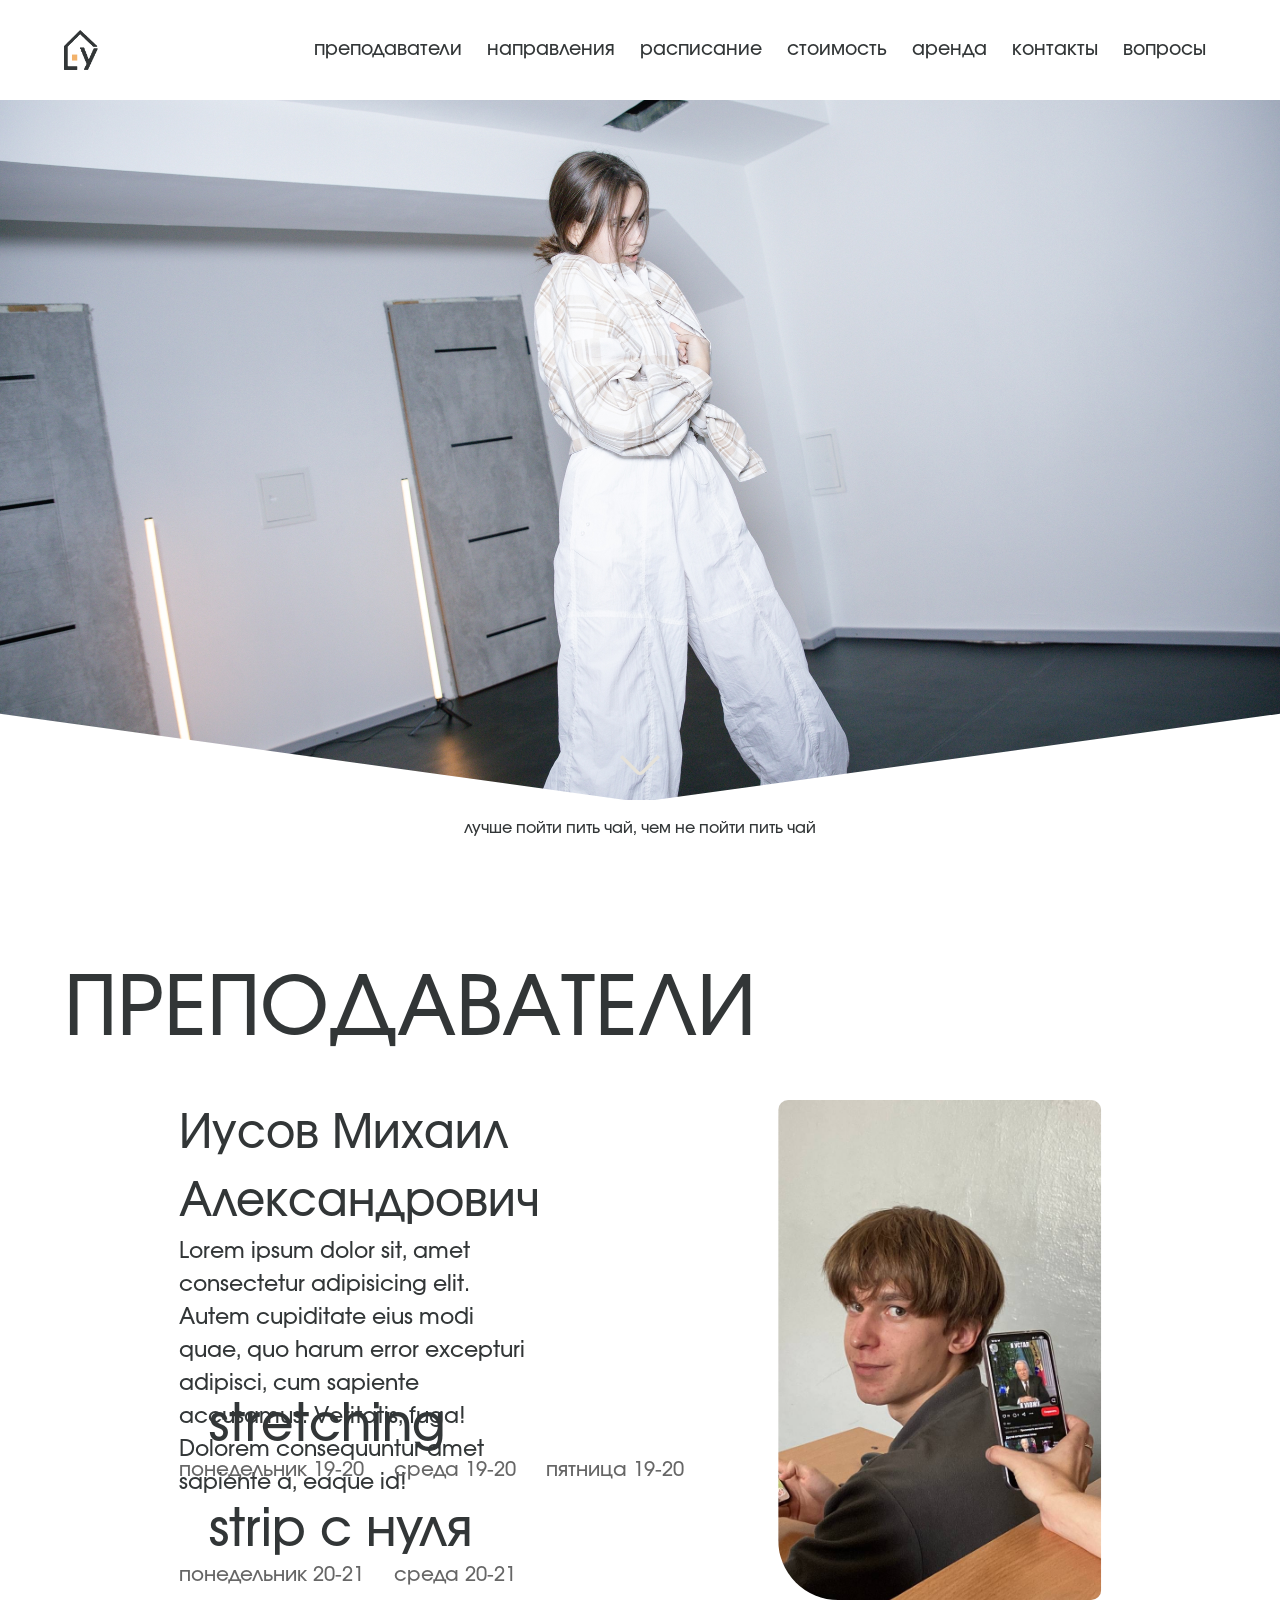
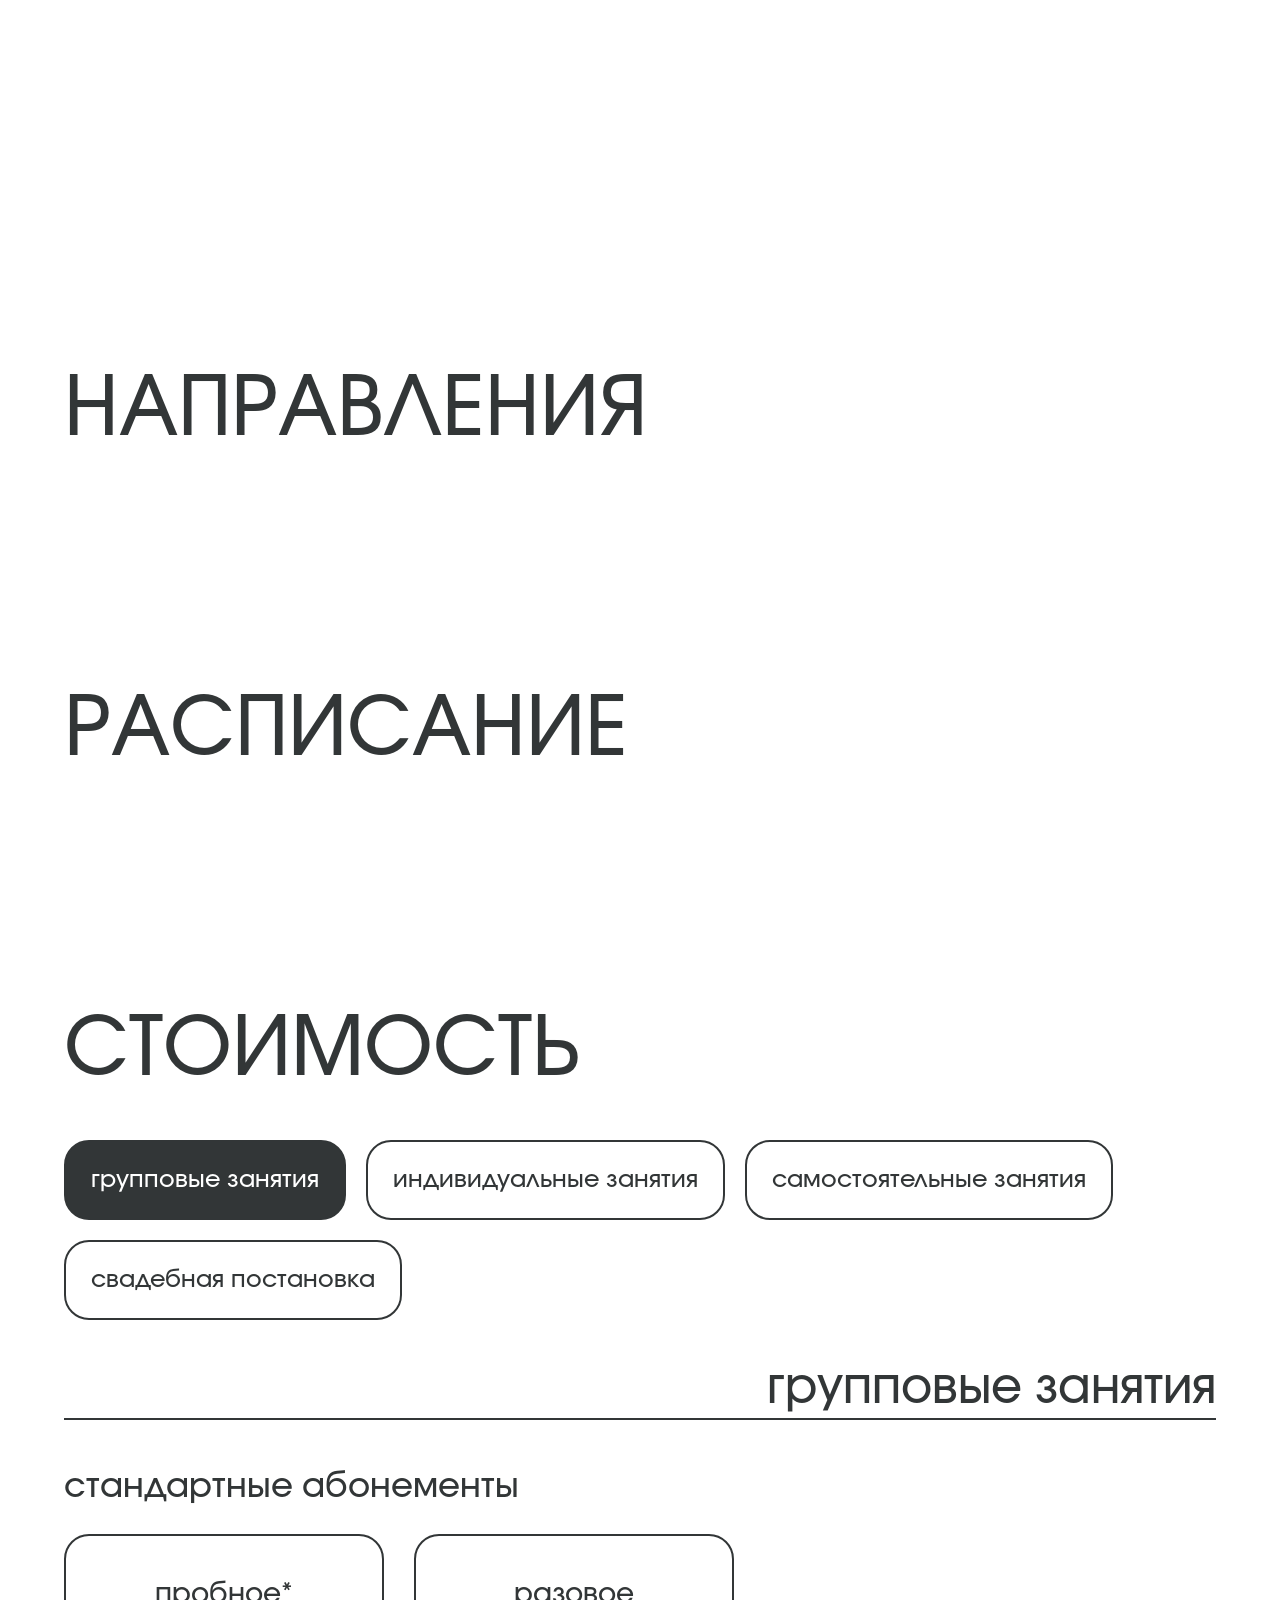
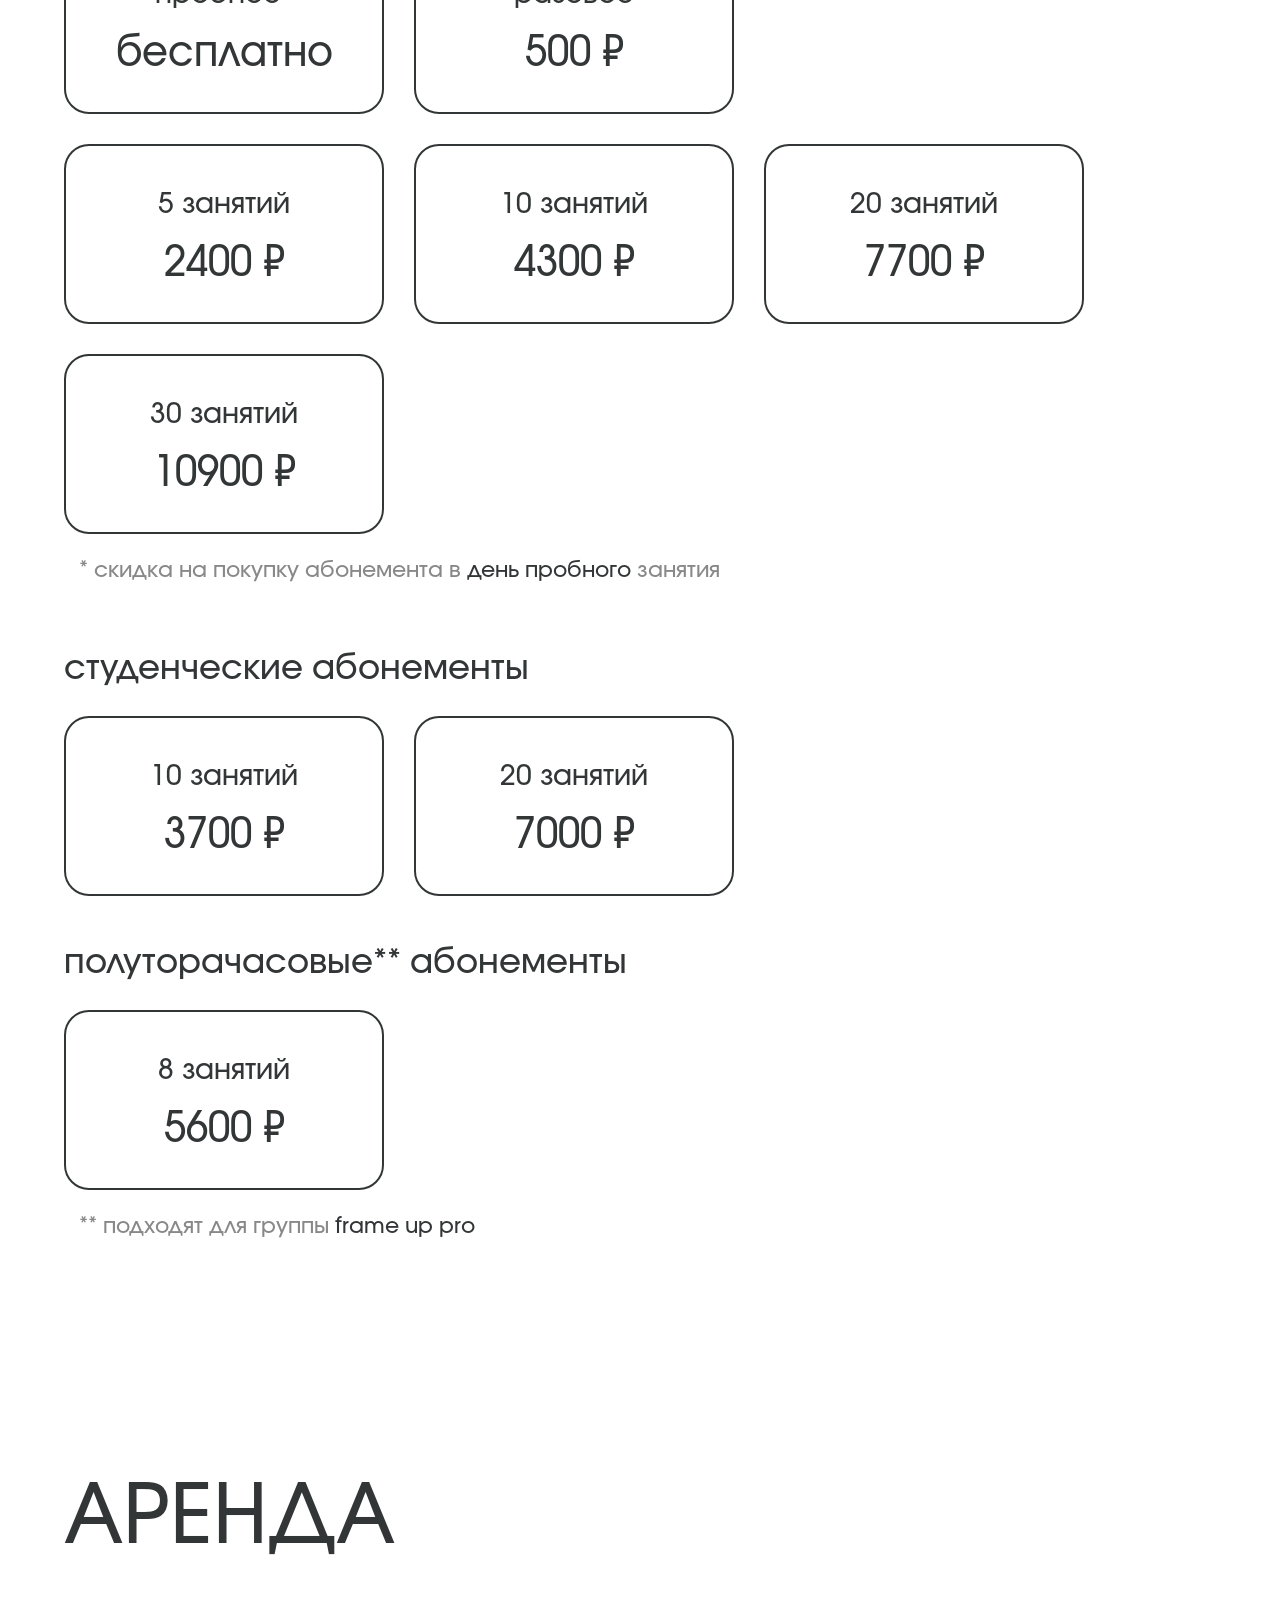
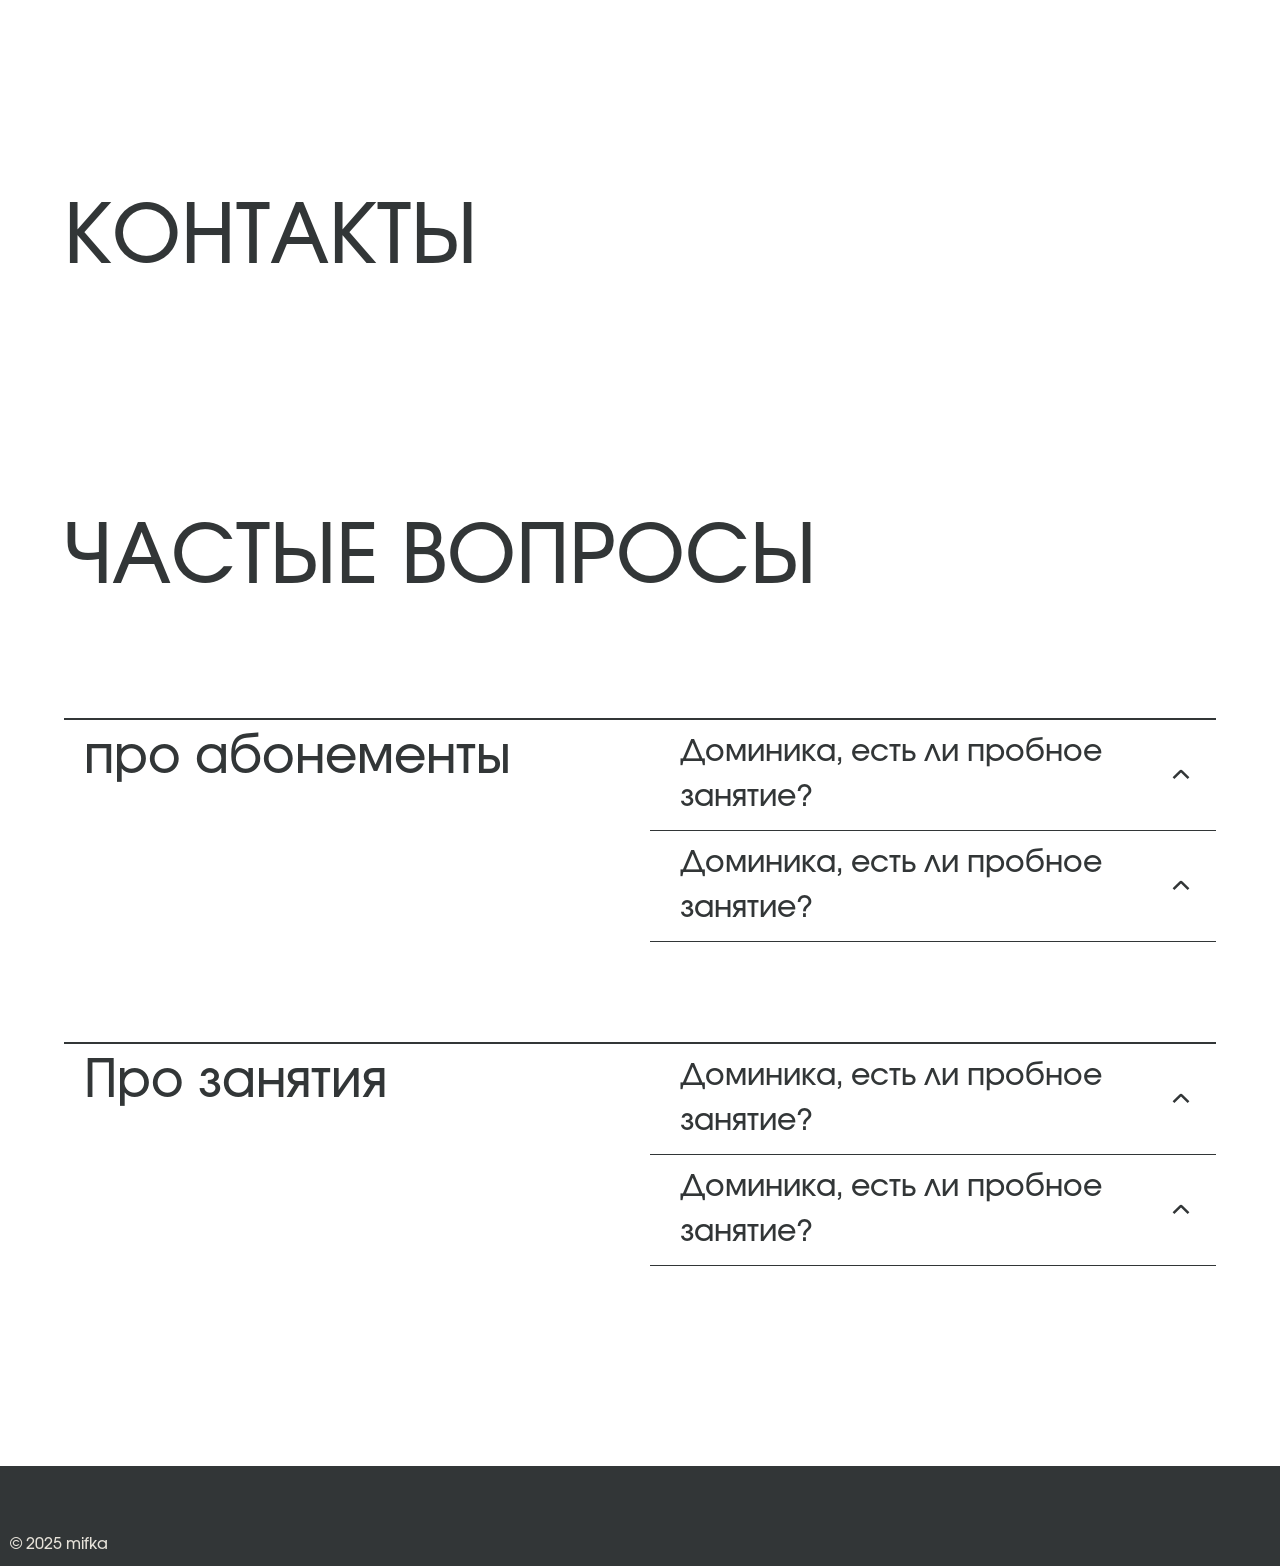
<file: index.html>
<!DOCTYPE html>
<html lang="en">

<head>
    <meta charset="UTF-8">
    <meta name="viewport" content="width=device-width, initial-scale=1.0">
    <title>Document</title>
    <link rel="stylesheet" href="reset.css">
    <link rel="stylesheet" href="index-css.css">
</head>

<body>
    <header>
        <div class="headerBox">
            <a href="#gallery" draggable="false" class="logo">
                <img class=" logoBig" src="style/logo/Лого_темный.png" alt="">
                <img class=" logoSmall" src="style/logo/Лого_домик_темный.png" alt="">
            </a>

            <div class="menu">
                <a href="#teachers" draggable="false"> преподаватели
                    <!-- <div class="dot"></div> -->
                </a>
                <a href="#directions" draggable="false"> направления
                </a>
                <a href="#timetable" draggable="false">расписание
                </a>
                <a href="#price" draggable="false">стоимость
                </a>
                <a href="#rent" draggable="false">аренда
                </a>
                <a href="#contacts" draggable="false">контакты
                </a>
                <a href="#questions " draggable="false">вопросы
                </a>
            </div>

            <div class="burger">
                <svg viewBox="0 0 32 32">
                    <path class="line line-top-bottom"
                        d="M27 10 13 10C10.8 10 9 8.2 9 6 9 3.5 10.8 2 13 2 15.2 2 17 3.8 17 6L17 26C17 28.2 18.8 30 21 30 23.2 30 25 28.2 25 26 25 23.8 23.2 22 21 22L7 22">
                    </path>
                    <path class="line" d="M7 16 27 16"></path>
                </svg>
            </div>
        </div>
        <div class="menuBurger">
            <a href="#teachers" draggable="false">
                преподаватели
                <svg viewBox="0 0 24 24">
                    <g>
                        <path
                            d="M10.811,18.707,9.4,17.293,14.689,12,9.4,6.707l1.415-1.414L16.1,10.586a2,2,0,0,1,0,2.828Z" />
                    </g>
                </svg>
            </a>
            <a href="#directions" draggable="false">направления
                <svg viewBox="0 0 24 24">
                    <g>
                        <path
                            d="M10.811,18.707,9.4,17.293,14.689,12,9.4,6.707l1.415-1.414L16.1,10.586a2,2,0,0,1,0,2.828Z" />
                    </g>
                </svg>
            </a>
            <a href="#timetable" draggable="false">расписание
                <svg viewBox="0 0 24 24">
                    <g>
                        <path
                            d="M10.811,18.707,9.4,17.293,14.689,12,9.4,6.707l1.415-1.414L16.1,10.586a2,2,0,0,1,0,2.828Z" />
                    </g>
                </svg>
            </a>
            <a href="#price" draggable="false">стоимость
                <svg viewBox="0 0 24 24">
                    <g>
                        <path
                            d="M10.811,18.707,9.4,17.293,14.689,12,9.4,6.707l1.415-1.414L16.1,10.586a2,2,0,0,1,0,2.828Z" />
                    </g>
                </svg>
            </a>
            <a href="#rent" draggable="false">аренда
                <svg viewBox="0 0 24 24">
                    <g>
                        <path
                            d="M10.811,18.707,9.4,17.293,14.689,12,9.4,6.707l1.415-1.414L16.1,10.586a2,2,0,0,1,0,2.828Z" />
                    </g>
                </svg>
            </a>
            <a href="#contacts" draggable="false">контакты
                <svg viewBox="0 0 24 24">
                    <g>
                        <path
                            d="M10.811,18.707,9.4,17.293,14.689,12,9.4,6.707l1.415-1.414L16.1,10.586a2,2,0,0,1,0,2.828Z" />
                    </g>
                </svg>
            </a>

            <a href="#questions" draggable="false">вопросы
                <svg viewBox="0 0 24 24">
                    <g>
                        <path
                            d="M10.811,18.707,9.4,17.293,14.689,12,9.4,6.707l1.415-1.414L16.1,10.586a2,2,0,0,1,0,2.828Z" />
                    </g>
                </svg>
            </a>
        </div>

    </header>

    <main>

        <div class="grid">
            <div id="gallery">
                <!-- <div class="label">
                    <h1>Укрытие</h1>
                    <p>Lorem ipsum dolor sit amet consectetur adipisicing elit. Quam tempora esse nulla voluptatem vero </p>
                </div> -->

                <div class="galleryBox">
                    <img src="style/gallery/a6.jpg" alt="">
                    <img src="style/gallery/a4.jpg" alt="">
                    <img src="style/gallery/a7.jpg" alt="">
                    <img src="style/gallery/a8.jpg" alt="">
                    <img src="style/gallery/a5.jpg" alt="">

                </div>

                <a href="#teachers" draggable="false">
                    <svg viewBox="0 0 24 24">
                        <g>
                            <path
                                d="M22.586,5.929l-9.879,9.879a1.021,1.021,0,0,1-1.414,0L1.42,5.934.006,7.348l9.873,9.874a3.075,3.075,0,0,0,4.243,0L24,7.343Z" />
                        </g>
                    </svg>
                </a>




                <div class="triangler"></div>
                <div class="trianglel"></div>
                <!-- <div class="gagalleryBoxFilter"></div> -->

                <div class="bottomText">лучше пойти пить чай, чем не пойти пить чай</div>
            </div>


            <div class="mainParts" id="teachers">
                <div class="label">
                    <!-- преподаватели -->
                    ПРЕПОДАВАТЕЛИ
                </div>

                <div class="teacherOne">
                    <img src="style/teachers/a1.JPG" alt="">

                    <div class="about">
                        <div class="text">
                            <h1>Иусов Михаил Александрович</h1>
                            <p>
                                Lorem ipsum dolor sit, amet consectetur adipisicing elit. Autem cupiditate eius modi
                                quae,
                                quo harum error excepturi adipisci, cum sapiente accusamus. Veritatis, fuga! Dolorem
                                consequuntur amet sapiente a, eaque id!
                            </p>
                        </div>

                        <div class="directionOne">
                            <h1>stretching</h1>
                            <div class="timing">
                                <div class="part">понедельник 19-20</div>
                                <div class="part">среда 19-20</div>
                                <div class="part">пятница 19-20</div>
                            </div>

                        </div>

                        <div class="directionTwo">
                            <h1>strip с нуля</h1>
                            <div class="timing">
                                <div class="part">понедельник 20-21</div>
                                <div class="part">среда 20-21</div>
                            </div>
                        </div>
                    </div>
                </div>

            </div>


            <div class="mainParts" id="directions">
                <div class="label">НАПРАВЛЕНИЯ</div>
            </div>
            <div class="mainParts" id="timetable">
                <div class="label">РАСПИСАНИЕ</div>
            </div>




            <div class="mainParts" id="price">
                <div class="label">
                    <!-- cтоимость -->
                    СТОИМОСТЬ
                </div>
                <div class="nav">
                    <div class="part part1 open">
                        <svg viewBox="0 0 24 24">
                            <g>
                                <path
                                    d="M12,15.5a1.993,1.993,0,0,1-1.414-.585L5.293,9.621,6.707,8.207,12,13.5l5.293-5.293,1.414,1.414-5.293,5.293A1.993,1.993,0,0,1,12,15.5Z" />
                            </g>
                        </svg>
                        групповые занятия
                    </div>
                    <div class="part part2"><svg viewBox="0 0 24 24">
                            <g>
                                <path
                                    d="M12,15.5a1.993,1.993,0,0,1-1.414-.585L5.293,9.621,6.707,8.207,12,13.5l5.293-5.293,1.414,1.414-5.293,5.293A1.993,1.993,0,0,1,12,15.5Z" />
                            </g>
                        </svg>
                        индивидуальные занятия</div>

                    <div class="part part3">
                        <svg viewBox="0 0 24 24">
                            <g>
                                <path
                                    d="M12,15.5a1.993,1.993,0,0,1-1.414-.585L5.293,9.621,6.707,8.207,12,13.5l5.293-5.293,1.414,1.414-5.293,5.293A1.993,1.993,0,0,1,12,15.5Z" />
                            </g>
                        </svg>
                        самостоятельные занятия
                    </div>

                    <div class="part part4">
                        <svg viewBox="0 0 24 24">
                            <g>
                                <path
                                    d="M12,15.5a1.993,1.993,0,0,1-1.414-.585L5.293,9.621,6.707,8.207,12,13.5l5.293-5.293,1.414,1.414-5.293,5.293A1.993,1.993,0,0,1,12,15.5Z" />
                            </g>
                        </svg>
                        свадебная постановка
                    </div>


                </div>

                <!-- <div class="additionally">
                    <svg viewBox="0 0 24 24" width="24" height="24">
                        <path
                            d="M23.836,8.794a3.179,3.179,0,0,0-3.067-2.226H16.4L15.073,2.432a3.227,3.227,0,0,0-6.146,0L7.6,6.568H3.231a3.227,3.227,0,0,0-1.9,5.832L4.887,15,3.535,19.187A3.178,3.178,0,0,0,4.719,22.8a3.177,3.177,0,0,0,3.8-.019L12,20.219l3.482,2.559a3.227,3.227,0,0,0,4.983-3.591L19.113,15l3.56-2.6A3.177,3.177,0,0,0,23.836,8.794Zm-2.343,1.991-4.144,3.029a1,1,0,0,0-.362,1.116L18.562,19.8a1.227,1.227,0,0,1-1.895,1.365l-4.075-3a1,1,0,0,0-1.184,0l-4.075,3a1.227,1.227,0,0,1-1.9-1.365L7.013,14.93a1,1,0,0,0-.362-1.116L2.507,10.785a1.227,1.227,0,0,1,.724-2.217h5.1a1,1,0,0,0,.952-.694l1.55-4.831a1.227,1.227,0,0,1,2.336,0l1.55,4.831a1,1,0,0,0,.952.694h5.1a1.227,1.227,0,0,1,.724,2.217Z" />
                    </svg>
                    <svg  viewBox="0 0 24 24" width="24" height="24">
                        <path
                            d="M12,0A12,12,0,1,0,24,12,12.013,12.013,0,0,0,12,0Zm0,22A10,10,0,1,1,22,12,10.011,10.011,0,0,1,12,22Z" />
                        <path
                            d="M12.717,5.063A4,4,0,0,0,8,9a1,1,0,0,0,2,0,2,2,0,0,1,2.371-1.967,2.024,2.024,0,0,1,1.6,1.595,2,2,0,0,1-1,2.125A3.954,3.954,0,0,0,11,14.257V15a1,1,0,0,0,2,0v-.743a1.982,1.982,0,0,1,.93-1.752,4,4,0,0,0-1.213-7.442Z" />
                        <rect x="11" y="17" width="2" height="2" rx="1" />
                    </svg>

                    <p>Одно занятие длится 1 час. Срок действия абонемента - 30 дней.</p>

                </div> -->


                <div class="classes classes1 open">

                    <div class="class">
                        <div class="name">
                            групповые занятия
                            <!-- <div class="nameMain">ГРУППОВЫЕ</div> -->
                            <!-- <div class="nameMain">групповые</div> -->
                            <!-- <div class="nameDop">занятия</div> -->
                        </div>

                        <div class="head">стандартные абонементы</div>
                        <div class="line">
                            <div class="option">
                                <div class="top">пробное*</div>
                                <div class="value">бесплатно</div>
                            </div>

                            <div class="option">
                                <div class="top">разовое</div>
                                <div class="value">500 ₽</div>
                            </div>
                        </div>

                        <div class="line">
                            <div class="option">
                                <div class="top">5 занятий</div>
                                <div class="value">2400 ₽</div>
                            </div>

                            <div class="option">
                                <div class="top">10 занятий</div>
                                <div class="value">4300 ₽</div>
                            </div>

                            <div class="option">
                                <div class="top">20 занятий</div>
                                <div class="value">7700 ₽</div>
                            </div>
                            <div class="option">
                                <div class="top">30 занятий</div>
                                <div class="value">10900 ₽</div>
                            </div>
                        </div>
                        <div class="bottomText">* скидка на покупку абонемента в&nbsp;<p>день пробного</p>&nbsp;занятия
                        </div>


                        <div class="head">студенческие абонементы</div>
                        <div class="line">
                            <div class="option">
                                <div class="top">10 занятий</div>
                                <div class="value">3700 ₽</div>
                            </div>

                            <div class="option">
                                <div class="top">20 занятий</div>
                                <div class="value">7000 ₽</div>
                            </div>
                        </div>

                        <div class="head">полуторачасовые** абонементы</div>
                        <div class="line">
                            <div class="option">
                                <div class="top">8 занятий</div>
                                <div class="value">5600 ₽</div>
                            </div>
                        </div>
                        <div class="bottomText">** подходят для группы&nbsp;<p>frame up pro</p>
                        </div>
                    </div>

                </div>

                <div class="classes classes2">

                    <div class="class">
                        <div class="name">
                            индивидуальные занятия
                            <!-- <div class="nameMain">ИНДИВИДУАЛЬНЫЕ</div>
                            <div class="nameDop">занятия</div> -->
                        </div>
                        <!-- <div class="head">стандартные</div> -->
                        <div class="dopText">
                            <p>че?</p>&nbsp;а ни че
                        </div>

                        <div class="line">

                            <div class="option">
                                <div class="top">разовое</div>
                                <div class="value">1700 ₽</div>
                            </div>
                            <div class="option">
                                <div class="top">сплит</div>
                                <div class="value">2200 ₽</div>
                            </div>
                            <div class="option">
                                <div class="top">4 занятия</div>
                                <div class="value">6400 ₽</div>
                            </div>
                            <div class="option">
                                <div class="top">6 занятий</div>
                                <div class="value">9300 ₽</div>
                            </div>
                        </div>
                    </div>


                </div>

                <div class="classes classes3">

                    <div class="class">
                        <div class="name">
                            самостоятельные занятия
                            <!-- <div class="nameMain">САМОСТОЯТЕЛЬНЫЕ</div>
                            <div class="nameDop">занятия</div> -->

                        </div>
                        <div class="dopText">только для владельцев&nbsp;<p>действующих</p>&nbsp;абонементов</div>

                        <!-- <div class="head">стандартные</div> -->


                        <div class="line">

                            <div class="option">
                                <div class="top">11:00 - 17:00</div>
                                <div class="value">300 ₽/час</div>
                            </div>
                            <div class="option">
                                <div class="top">17:00 - 22:00</div>
                                <div class="value">450 ₽/час</div>
                            </div>
                        </div>
                    </div>


                </div>

                <div class="classes classes4">

                    <div class="class">
                        <div class="name"> свадебная постановка
                            <!-- <div class="nameMain">СВАДЕБНАЯ</div>
                            <div class="nameDop">постановка</div> -->
                        </div>

                        <!-- <div class="head">стандартные</div> -->

                        <div class="dopText">среднее количество занятий на одну постановку&nbsp;<p>- от 4 до 8</p>
                        </div>

                        <div class="line">

                            <div class="option">
                                <div class="top">пробное</div>
                                <div class="value">1900 ₽</div>
                            </div>

                            <div class="option">
                                <div class="top">разовое</div>
                                <div class="value">2100 ₽</div>
                            </div>
                        </div>

                    </div>


                </div>


            </div>

            <div class="mainParts" id="rent">
                <div class="label">АРЕНДА</div>
            </div>

            <div class="mainParts" id="contacts">
                <div class="label">КОНТАКТЫ</div>
            </div>




            <div class="mainParts" id="questions">
                <div class="label">
                    <!-- частые вопросы -->
                    ЧАСТЫЕ ВОПРОСЫ
                </div>

                <div class="part subscription">
                    <div class="name">
                        про абонементы
                    </div>

                    <div class="boxQuestions">
                        <div class="partQuestions">
                            <div class="problem">Доминика, есть ли пробное занятие?
                                <svg viewBox="0 0 24 24">
                                    <g>
                                        <path
                                            d="M17.293,15.207,12,9.914,6.707,15.207,5.293,13.793,10.586,8.5a2,2,0,0,1,2.828,0l5.293,5.293Z" />
                                    </g>
                                </svg>
                            </div>
                            <div class="answer">А хуй его знает, я же не Доминика.</div>

                        </div>
                        <div class="partQuestions">
                            <div class="problem">Доминика, есть ли пробное занятие?
                                <svg viewBox="0 0 24 24">
                                    <g>
                                        <path
                                            d="M17.293,15.207,12,9.914,6.707,15.207,5.293,13.793,10.586,8.5a2,2,0,0,1,2.828,0l5.293,5.293Z" />
                                    </g>
                                </svg>
                            </div>
                            <div class="answer">А хуй его знает, я же не Доминика.</div>
                        </div>
                    </div>
                </div>

                <div class="part exercise">
                    <div class="name">
                        Про занятия
                    </div>

                    <div class="boxQuestions">
                        <div class="partQuestions">
                            <div class="problem">Доминика, есть ли пробное занятие?
                                <svg viewBox="0 0 24 24">
                                    <g>
                                        <path
                                            d="M17.293,15.207,12,9.914,6.707,15.207,5.293,13.793,10.586,8.5a2,2,0,0,1,2.828,0l5.293,5.293Z" />
                                    </g>
                                </svg>
                            </div>
                            <div class="answer">А хуй его знает, я же не Доминика.</div>
                        </div>
                        <div class="partQuestions">
                            <div class="problem">Доминика, есть ли пробное занятие?
                                <svg viewBox="0 0 24 24">
                                    <g>
                                        <path
                                            d="M17.293,15.207,12,9.914,6.707,15.207,5.293,13.793,10.586,8.5a2,2,0,0,1,2.828,0l5.293,5.293Z" />
                                    </g>
                                </svg>
                            </div>
                            <div class="answer">А хуй его знает, я же не Доминика.</div>
                        </div>
                    </div>

                </div>

            </div>


            <footer>
                <p class="copyright">© 2025 mifka</p>
            </footer>
        </div>


        <div id="preloader">
            <img class="logoSmall" src="style/logo/Лого_домик_темный.png" alt="">
            <div class="text">загрузка...</div>
        </div>


    </main>
    <script src="index-js.js"></script>

</body>

</html>
</file>
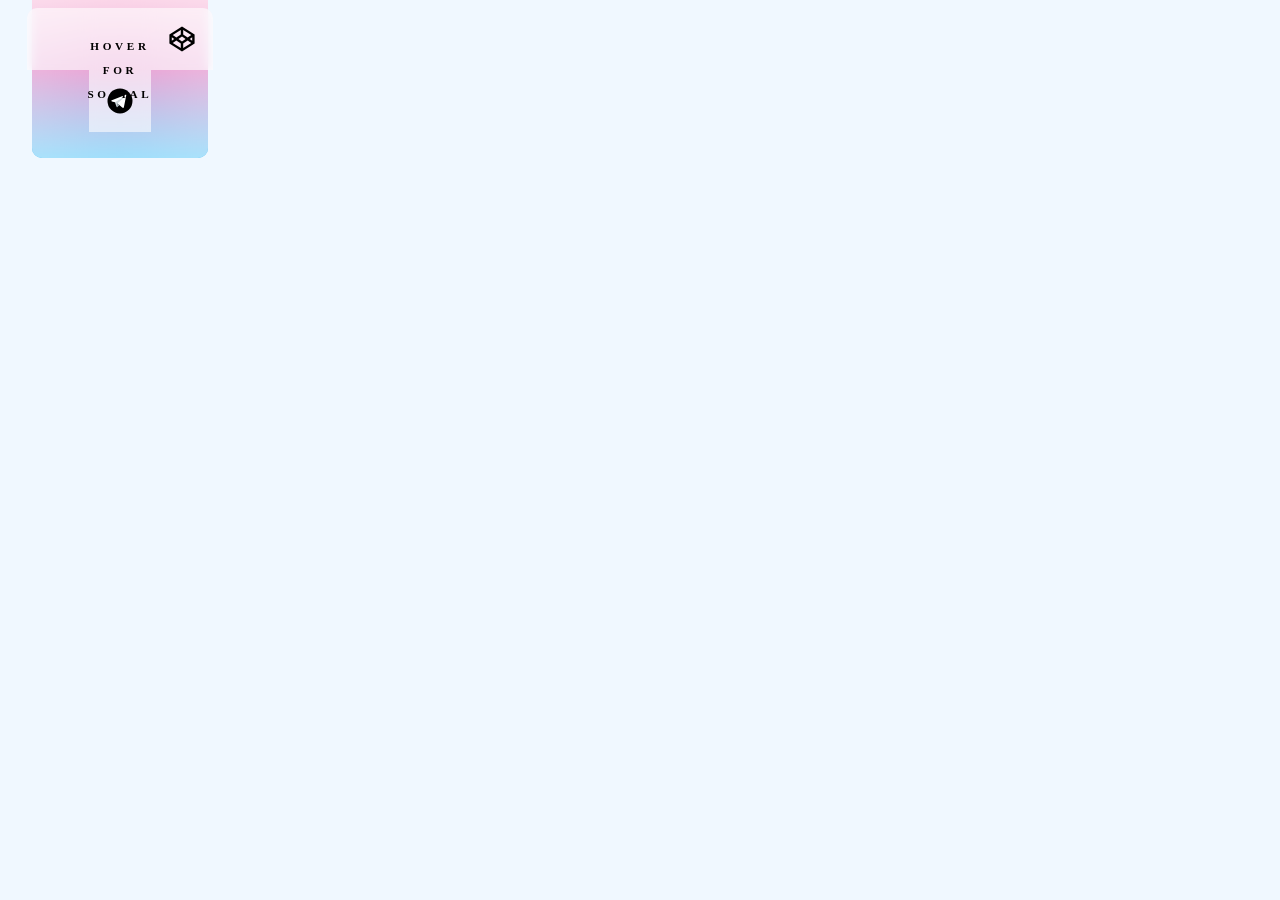
<file: q.html>
<!DOCTYPE html>
<html lang="en">

<head>
    <meta charset="UTF-8">
    <meta name="viewport" content="width=device-width, initial-scale=1.0">
    <title>Document</title>
    <style>
        body{
            background-color: aliceblue;
        }
        .main_back {
            position: absolute;
            border-radius: 10px;
            transform: rotate(90deg);
            width: 11em;
            height: 11em;
            background: linear-gradient(270deg, #03a9f4, #cc39a4, #ffb5d2);
            z-index: -2;
            box-shadow: inset 0px 0px 180px 5px #ffffff;
        }

        .main {
            display: flex;
            flex-wrap: wrap;
            width: 14em;
            align-items: center;
            justify-content: center;
            z-index: -1;
        }

        .card {
            display: flex;
            align-items: center;
            justify-content: center;
            width: 60px;
            height: 60px;
            border-top-left-radius: 10px;
            background: lightgrey;
            transition: 0.4s ease-in-out, 0.2s background-color ease-in-out,
                0.2s background-image ease-in-out;
            background: rgba(255, 255, 255, 0.596);
            backdrop-filter: blur(5px);
            border: 1px solid transparent;
            -webkit-backdrop-filter: blur(5px);
        }

        .card .instagram {
            opacity: 0;
            transition: 0.2s ease-in-out;
            fill: #cc39a4;
        }

        .card:nth-child(2) {
            border-radius: 0px;
        }

        .card:nth-child(2) .twitter {
            opacity: 0;
            transition: 0.2s ease-in-out;
            fill: #03a9f4;
        }

        .card:nth-child(3) {
            border-top-right-radius: 10px;
            border-top-left-radius: 0px;
        }

        .card:nth-child(3) .dribble {
            opacity: 0;
            transition: 0.2s ease-in-out;
            fill: #ffb5d2;
        }

        .card:nth-child(4) {
            border-radius: 0px;
        }

        .card:nth-child(4) .codepen {
            opacity: 0;
            transition: 0.2s ease-in-out;
            fill: black;
        }

        .card:nth-child(5) {
            border-radius: 0px;
        }

        .card:nth-child(5) .uiverse {
            position: absolute;
            margin-left: 0.2em;
            margin-top: 0.2em;
            opacity: 0;
            transition: 0.2s ease-in-out;
        }

        .card:nth-child(6) {
            border-radius: 0px;
        }

        .card:nth-child(6) .discord {
            opacity: 0;
            transition: 0.2s ease-in-out;
            fill: #8c9eff;
        }

        .card:nth-child(7) {
            border-bottom-left-radius: 10px;
            border-top-left-radius: 0px;
        }

        .card:nth-child(7) .github {
            opacity: 0;
            transition: 0.2s ease-in-out;
            fill: black;
        }

        .card:nth-child(8) {
            border-radius: 0px;
        }

        .card:nth-child(8) .telegram {
            opacity: 0;
            transition: 0.2s ease-in-out;
            fill: #29b6f6;
        }

        .card:nth-child(9) {
            border-bottom-right-radius: 10px;
            border-top-left-radius: 0px;
        }

        .card:nth-child(9) .reddit {
            opacity: 0;
            transition: 0.2s ease-in-out;
        }

        .main:hover {
            width: 14em;
            cursor: pointer;
        }

        .main:hover .main_back {
            opacity: 0;
        }

        .main:hover .card {
            margin: 0.2em;
            border-radius: 10px;
            box-shadow: 0 4px 30px rgba(0, 0, 0, 0.1);
            border: 1px solid rgba(255, 255, 255, 0.3);
            background: rgba(255, 255, 255, 0.2);
        }

        .main:hover .card:nth-child(5) {
            border: transparent;
        }

        .main:hover .text {
            opacity: 0;
            z-index: -3;
        }

        .main:hover .instagram {
            opacity: 1;
        }

        .main:hover .twitter {
            opacity: 1;
        }

        .main:hover .dribble {
            opacity: 1;
        }

        .main:hover .codepen {
            opacity: 1;
        }

        .main:hover .uiverse {
            opacity: 1;
        }

        .main:hover .discord {
            opacity: 1;
        }

        .main:hover .github {
            opacity: 1;
        }

        .main:hover .telegram {
            opacity: 1;
        }

        .main:hover .reddit {
            opacity: 1;
        }

        .card:nth-child(1):hover {
            background-color: #cc39a4;
        }

        .card:nth-child(1):hover .instagram {
            fill: white;
        }

        .card:nth-child(2):hover {
            background-color: #03a9f4;
        }

        .card:nth-child(2):hover .twitter {
            fill: white;
        }

        .card:nth-child(3):hover {
            background-color: #ffb5d2;
        }

        .card:nth-child(3):hover .dribble {
            fill: white;
        }

        .card:nth-child(4):hover {
            background-color: #1e1f26;
        }

        .card:nth-child(4):hover .codepen {
            fill: white;
        }

        .card:nth-child(5):hover {
            animation: backgroundIMG 0.1s;
            animation-fill-mode: forwards;
        }

        .card:nth-child(5):hover .uiverse #paint0_linear_501_142 stop {
            stop-color: white;
        }

        .card:nth-child(5):hover .uiverse #paint1_linear_501_142 stop {
            stop-color: white;
        }

        .card:nth-child(5):hover .uiverse #paint2_linear_501_142 stop {
            stop-color: white;
        }

        @keyframes backgroundIMG {
            100% {
                background-image: linear-gradient(#bf66ff, #6248ff, #00ddeb);
            }
        }

        .card:nth-child(6):hover {
            background-color: #8c9eff;
        }

        .card:nth-child(6):hover .discord {
            fill: white;
        }

        .card:nth-child(7):hover {
            background-color: black;
        }

        .card:nth-child(7):hover .github {
            fill: white;
        }

        .card:nth-child(8):hover {
            background-color: #29b6f6;
        }

        .card:nth-child(8):hover .telegram>path:nth-of-type(1) {
            fill: white;
        }

        .card:nth-child(8):hover .telegram>path:nth-of-type(2) {
            fill: #29b6f6;
        }

        .card:nth-child(8):hover .telegram>path:nth-of-type(3) {
            fill: #29b6f6;
        }

        .card:nth-child(9):hover {
            background-color: rgb(255, 69, 0);
        }

        .card:nth-child(9) .reddit>g circle {
            fill: rgb(255, 69, 0);
        }

        .card:nth-child(9) .reddit>g path {
            fill: white;
        }

        .text {
            position: absolute;
            font-size: 0.7em;
            transition: 0.4s ease-in-out;
            color: black;
            text-align: center;
            font-weight: bold;
            letter-spacing: 0.33em;
            z-index: 3;
        }
    </style>
</head>

<body>
    <div class="main">
        <div class="card">
            <svg fill-rule="nonzero" height="30px" width="30px" viewBox="0,0,256,256"
                xmlns:xlink="http://www.w3.org/1999/xlink" xmlns="http://www.w3.org/2000/svg" class="instagram">
                <g style="mix-blend-mode: normal" text-anchor="none" font-size="none" font-weight="none"
                    font-family="none" stroke-dashoffset="0" stroke-dasharray="" stroke-miterlimit="10"
                    stroke-linejoin="miter" stroke-linecap="butt" stroke-width="1" stroke="none" fill-rule="nonzero">
                    <g transform="scale(8,8)">
                        <path
                            d="M11.46875,5c-3.55078,0 -6.46875,2.91406 -6.46875,6.46875v9.0625c0,3.55078 2.91406,6.46875 6.46875,6.46875h9.0625c3.55078,0 6.46875,-2.91406 6.46875,-6.46875v-9.0625c0,-3.55078 -2.91406,-6.46875 -6.46875,-6.46875zM11.46875,7h9.0625c2.47266,0 4.46875,1.99609 4.46875,4.46875v9.0625c0,2.47266 -1.99609,4.46875 -4.46875,4.46875h-9.0625c-2.47266,0 -4.46875,-1.99609 -4.46875,-4.46875v-9.0625c0,-2.47266 1.99609,-4.46875 4.46875,-4.46875zM21.90625,9.1875c-0.50391,0 -0.90625,0.40234 -0.90625,0.90625c0,0.50391 0.40234,0.90625 0.90625,0.90625c0.50391,0 0.90625,-0.40234 0.90625,-0.90625c0,-0.50391 -0.40234,-0.90625 -0.90625,-0.90625zM16,10c-3.30078,0 -6,2.69922 -6,6c0,3.30078 2.69922,6 6,6c3.30078,0 6,-2.69922 6,-6c0,-3.30078 -2.69922,-6 -6,-6zM16,12c2.22266,0 4,1.77734 4,4c0,2.22266 -1.77734,4 -4,4c-2.22266,0 -4,-1.77734 -4,-4c0,-2.22266 1.77734,-4 4,-4z">
                        </path>
                    </g>
                </g>
            </svg>
        </div>
        <div class="card">
            <svg height="30px" width="30px" viewBox="0 0 48 48" xmlns="http://www.w3.org/2000/svg" class="twitter">
                <path
                    d="M42,12.429c-1.323,0.586-2.746,0.977-4.247,1.162c1.526-0.906,2.7-2.351,3.251-4.058c-1.428,0.837-3.01,1.452-4.693,1.776C34.967,9.884,33.05,9,30.926,9c-4.08,0-7.387,3.278-7.387,7.32c0,0.572,0.067,1.129,0.193,1.67c-6.138-0.308-11.582-3.226-15.224-7.654c-0.64,1.082-1,2.349-1,3.686c0,2.541,1.301,4.778,3.285,6.096c-1.211-0.037-2.351-0.374-3.349-0.914c0,0.022,0,0.055,0,0.086c0,3.551,2.547,6.508,5.923,7.181c-0.617,0.169-1.269,0.263-1.941,0.263c-0.477,0-0.942-0.054-1.392-0.135c0.94,2.902,3.667,5.023,6.898,5.086c-2.528,1.96-5.712,3.134-9.174,3.134c-0.598,0-1.183-0.034-1.761-0.104C9.268,36.786,13.152,38,17.321,38c13.585,0,21.017-11.156,21.017-20.834c0-0.317-0.01-0.633-0.025-0.945C39.763,15.197,41.013,13.905,42,12.429">
                </path>
            </svg>
        </div>
    
        <div class="card">
            <svg height="30px" width="30px" viewBox="0 0 50 50" xmlns="http://www.w3.org/2000/svg" class="codepen">
                <path
                    d="M 25 4 L 4 17.34375 L 4 32.652344 L 25 46 L 46 32.65625 L 46 17.34375 Z M 25 29.183594 L 19.066406 25.070313 L 25 21.023438 L 30.933594 25.070313 Z M 27 17.605469 L 27 9.949219 L 40.429688 18.484375 L 34.410156 22.65625 Z M 23 17.605469 L 15.589844 22.65625 L 9.570313 18.484375 L 23 9.949219 Z M 12.09375 25.042969 L 8 27.832031 L 8 22.203125 Z M 15.570313 27.453125 L 23 32.605469 L 23 40.050781 L 9.589844 31.527344 Z M 27 32.605469 L 34.429688 27.453125 L 40.410156 31.527344 L 27 40.050781 Z M 37.90625 25.042969 L 42 22.203125 L 42 27.832031 Z">
                </path>
            </svg>
        </div>
        
        <div class="card">
            <svg height="30px" width="30px" viewBox="0 0 48 48" xmlns="http://www.w3.org/2000/svg" class="telegram">
                <path d="M24 4A20 20 0 1 0 24 44A20 20 0 1 0 24 4Z"></path>
                <path
                    d="M33.95,15l-3.746,19.126c0,0-0.161,0.874-1.245,0.874c-0.576,0-0.873-0.274-0.873-0.274l-8.114-6.733 l-3.97-2.001l-5.095-1.355c0,0-0.907-0.262-0.907-1.012c0-0.625,0.933-0.923,0.933-0.923l21.316-8.468 c-0.001-0.001,0.651-0.235,1.126-0.234C33.667,14,34,14.125,34,14.5C34,14.75,33.95,15,33.95,15z"
                    fill="#fff"></path>
                <path
                    d="M23,30.505l-3.426,3.374c0,0-0.149,0.115-0.348,0.12c-0.069,0.002-0.143-0.009-0.219-0.043 l0.964-5.965L23,30.505z"
                    fill="#b0bec5"></path>
                <path
                    d="M29.897,18.196c-0.169-0.22-0.481-0.26-0.701-0.093L16,26c0,0,2.106,5.892,2.427,6.912 c0.322,1.021,0.58,1.045,0.58,1.045l0.964-5.965l9.832-9.096C30.023,18.729,30.064,18.416,29.897,18.196z"
                    fill="#cfd8dc"></path>
            </svg>
        </div>
    
        <p class="text">HOVER<br /><br />FOR<br /><br />SOCIAL</p>
        <div class="main_back"></div>
    </div>


</body>

</html>
</file>
<file: index-css.css>
:root {

    --mainGrey: #e6e2d9;
    --mainOrange: #ffc965;
    --mainGreen: #b7c69f;
    --mainBlack: #323637;
}

@font-face {
    font-family: 'Involve-Medium';
    src: url('style/font/Involve-Medium.otf');
    /* font-weight: 400; */
    font-style: normal;
    font-display: swap;
}

@font-face {
    font-family: 'Involve-SemiBold';
    src: url('style/font/Involve-SemiBold.otf');
    /* font-weight: 400; */
    font-style: normal;
    font-display: swap;
}

@font-face {
    font-family: 'Gogol-Regular';
    src: url('style/font/Gogol-Regular.otf');
    /* font-weight: 400; */
    font-style: normal;
    font-display: swap;
}

/* @media (max-width: 768px) {
  body {
    font-family: 'CustomFont', system-ui, sans-serif;
  }
} */



html {
    scroll-behavior: smooth;
    scroll-padding-top: 100px;
    /* Отступ для фиксированного header */
}

body {
    /* font-family: "Montserrat", sans-serif; */
    /* font-family: 'Involve-Medium', sans-serif; */
    /* font-family: 'Involve-SemiBold', sans-serif; */
    /* font-family: 'Gogol-Regular', sans-serif; */

    font-family: 'Involve-Medium', sans-serif;
    font-optical-sizing: auto;
    font-style: normal;
    /* font-weight: 100; */


    /* background-color: var(--mainGrey); */

    /* background-color: aliceblue; */
    /* background-color: #444; */
}


header {
    position: fixed;
    display: flex;
    justify-content: center;
    top: 0;
    left: 50%;
    transform: translateX(-50%);
    /* max-width: 1470px; */
    max-width: 1922px;
    width: 100vw;
    height: 100px;

    z-index: 99;
    /* background-color: #e6e2d9; */
    /* backdrop-filter: blur(30px); */
    /* background-color: rgba(255, 255, 255, 0.8); */
    background-color: #fff;
    /* background-color: var(--mainGrey); */

}

.headerBox {
    position: absolute;
    display: flex;
    /* justify-content: center; */
    align-items: center;

    width: 90%;
    height: 100%;

    /* background-color: rgb(255, 132, 60); */
}

.headerBox .logo {
    position: absolute;
    cursor: pointer;
    left: 0px;
}

.headerBox .logoBig {
    height: 40px;
    width: auto;
    display: block;
}

.headerBox .logoSmall {
    height: 40px;
    width: auto;
    display: none;
    /* opacity: 0; */
}

.headerBox .menu {
    position: absolute;
    display: flex;
    align-items: center;

    right: 0;
    /* width: 1000px; */
    height: 100%;

    /* background-color: rgba(215, 250, 224, 0.743); */
}

.headerBox .menu a {
    transition: all 0.3s;
    position: relative;
    display: flex;
    align-items: center;
    justify-content: center;
    text-align: center;
    /* display: inline-block; */

    width: auto;
    margin-left: 20px;
    padding: 10px;
    /* flex: 1; */


    /* color: #1e1e1e; */
    /* text-transform: uppercase; */
    font-size: 21px;
    color: var(--mainBlack);
    text-decoration: none;
    /* background-color: #bf05055e; */
}

/* .headerBox .menu a:hover .dot {
    opacity: 1;
} */

/* .headerBox .menu a .dot {
    transition: all 0.3s;
    position: absolute;
    left: -7px;
    width: 8px;
    height: 8px;
    border-radius: 50%;
    background-color: var(--mainBlack);

    opacity: 0;
} */

/* .headerBox .menu a .dot.here {
    opacity: 1;
} */

.headerBox .menu a:nth-child(1) {
    margin-left: 0px;
}




.headerBox .burger {
    position: absolute;
    justify-content: center;
    align-items: center;
    display: none;
    cursor: pointer;

    right: 0;
    height: auto;
    width: auto;
}


.headerBox .burger svg {
    height: 2.6em;
    transition: transform 600ms cubic-bezier(0.4, 0, 0.2, 1);
}

.headerBox .burger .line {
    fill: none;
    stroke: var(--mainBlack);
    stroke-linecap: round;
    stroke-linejoin: round;
    stroke-width: 3;
    transition: stroke-dasharray 600ms cubic-bezier(0.4, 0, 0.2, 1),
        stroke-dashoffset 600ms cubic-bezier(0.4, 0, 0.2, 1);
}

.headerBox .burger .line-top-bottom {
    stroke-dasharray: 12 63;
}

.headerBox .burger.open svg {
    transform: rotate(-45deg);
}

.headerBox .burger.open svg .line-top-bottom {
    stroke-dasharray: 20 300;
    stroke-dashoffset: -32.42;
}

header .menuBurger {
    transition: all 0.5s;
    position: absolute;
    left: 0;
    top: 100px;
    width: 100vw;
    height: 0vh;
    background-color: #fff;
}

header .menuBurger.open {
    height: 100vh;
    padding-top: 20px;
}


header .menuBurger a {
    transition: all 0.3s;
    pointer-events: none;
    position: relative;
    display: flex;
    align-items: center;

    left: 0;
    width: auto;
    padding: 10px;
    padding-left: 50px;
    font-size: 30px;
    color: var(--mainBlack);
    text-decoration: none;
    transform: translateY(-20px);
    opacity: 0;
}

header .menuBurger a:hover {
    color: var(--mainOrange);
}

header .menuBurger.open a {
    transform: translateY(0px);
    pointer-events: all;
    opacity: 1;
}

header .menuBurger.open a:nth-child(1) {
    transition: all 0.3s, transform 0.3s 0s, opacity 0.3s 0s;
}

header .menuBurger.open a:nth-child(2) {
    transition: all 0.3s, transform 0.3s 0.1s, opacity 0.3s 0.1s;
}

header .menuBurger.open a:nth-child(3) {
    transition: all 0.3s, transform 0.3s 0.2s, opacity 0.3s 0.2s;
}

header .menuBurger.open a:nth-child(4) {
    transition: all 0.3s, transform 0.3s 0.3s, opacity 0.3s 0.3s;
}

header .menuBurger.open a:nth-child(5) {
    transition: all 0.3s, transform 0.3s 0.4s, opacity 0.3s 0.4s;
}

header .menuBurger.open a:nth-child(6) {
    transition: all 0.3s, transform 0.3s 0.5s, opacity 0.3s 0.5s;
}

header .menuBurger.open a:nth-child(7) {
    transition: all 0.3s, transform 0.3s 0.6s, opacity 0.3s 0.6s;
}


header .menuBurger a svg {
    transition: all 0.3s;
    position: absolute;
    right: 40px;
    height: 30px;
    width: 30px;
    fill: var(--mainOrange);
    opacity: 0;
}

header .menuBurger a:hover svg {
    /* color: var(--mainOrange); */
    opacity: 1;
}






.grid {
    position: absolute;
    left: 50%;
    transform: translateX(-50%);

    left: 50%;
    transform: translateX(-50%);
    max-width: 1470px;
    /* width: 100vw; */
    width: 90vw;
    /* height: 3730px; */
    /* background-color: aqua; */
}


#gallery {
    overflow: hidden;
    /* position: absolute; */
    position: relative;
    left: 50%;
    transform: translateX(-50%);
    top: 100px;

    /* left: 0; */
    /* width: 100%; */
    width: 100vw;
    max-width: 1920px;
    /* height: 650px; */
    height: 750px;
}

/* #gallery .label {
    position: absolute;
    top: 150px;
    right: 100px;
    width: 500px;
    height: 210px;

    z-index: 3;
}

#gallery .label h1 {
    position: absolute;

    top: 0;
    right: 0;
    font-size: 100px;
    font-weight: 100;
    color: var(--mainBlack);
}

#gallery .label p {
    position: absolute;
    text-align: right;

    bottom: 0;
    right: 0;
    font-size: 20px;
    font-weight: 100;
    color: var(--mainBlack);
} */



.galleryBox {
    position: absolute;
    overflow: hidden;

    top: 0;
    left: 0;
    width: 100%;
    height: 600px;
    height: 700px;
}

/* .gagalleryBoxFilter{
    position: absolute;
    top: 0;
    width: 100%;
    height: 600px;

    z-index: 3;
} */

.galleryBox img {
    position: absolute;
    object-fit: cover;
    top: -100px;
    width: 100%;
    min-height: calc(100% + 100px);
    opacity: 0;
    z-index: 1;
}

#gallery svg {
    transition: all 0.3s;
    cursor: pointer;
    position: absolute;
    bottom: 65px;
    left: 50%;
    transform: translateX(-50%);
    height: 40px;
    width: 40px;
    fill: var(--mainGrey);
    /* fill: #fff; */
    z-index: 3;
    animation: gallerySvg 2s infinite ease;
}

#gallery svg:hover {
    fill: var(--mainOrange);
}


@keyframes gallerySvg {

    100%,
    0% {
        transform: translateX(-50%) translateY(0);
    }

    50% {
        transform: translateX(-50%) translateY(7px);
    }

}


#gallery .trianglel {
    position: absolute;

    left: -1%;
    /* bottom: 50px; */
    bottom: 48px;

    width: 51%;
    height: 90px;
    background: #ffffff;
    clip-path: polygon(0 0, 0% 100%, 100% 100%);
    z-index: 3;
}

#gallery .triangler {
    position: absolute;

    right: -1%;
    /* bottom: 50px; */
    bottom: 48px;

    width: 51%;
    height: 90px;
    background: #ffffff;
    clip-path: polygon(100% 0, 0% 100%, 100% 100%);

    z-index: 3;
}

.triangle-bottom-right {
    clip-path: polygon(100% 0, 0% 100%, 100% 100%);
}

#gallery .bottomText {
    position: absolute;
    display: flex;
    justify-content: center;
    width: 100%;
    left: 0;
    bottom: 10px;

    font-size: 16px;
    color: var(--mainBlack);
}

#gallery img:nth-child(1) {
    animation: photoShow1 25s infinite linear 3.5s;
}

#gallery img:nth-child(2) {
    animation: photoShow2 25s infinite linear 3.5s;
}

#gallery img:nth-child(3) {
    animation: photoShow3 25s infinite linear 3.5s;
}

#gallery img:nth-child(4) {
    animation: photoShow4 25s infinite linear 3.5s;
}

#gallery img:nth-child(5) {
    animation: photoShow5 25s infinite linear 3.5s;
    opacity: 1;
}


@keyframes photoShow1 {
    0% {
        opacity: 0;
        z-index: 2;

    }

    5% {
        z-index: 2;

        opacity: 1;
    }

    10% {
        z-index: 2;
    }

    30% {
        z-index: 1;

        opacity: 1;
    }

    35% {
        opacity: 0;
    }

    100% {
        opacity: 0;
    }
}


@keyframes photoShow2 {
    0% {
        opacity: 0;
    }

    20% {
        opacity: 0;
    }

    25% {
        opacity: 1;
    }

    50% {
        opacity: 1;
    }

    55% {
        opacity: 0;
    }

    100% {
        opacity: 0;
    }
}


@keyframes photoShow3 {
    0% {
        opacity: 0;
    }

    40% {
        opacity: 0;
    }

    45% {
        opacity: 1;
    }

    70% {
        opacity: 1;
    }

    75% {
        opacity: 0;
    }

    100% {
        opacity: 0;
    }
}


@keyframes photoShow4 {
    0% {
        opacity: 0;
    }

    60% {
        opacity: 0;
    }

    65% {
        opacity: 1;
    }

    90% {
        opacity: 1;
    }

    95% {
        opacity: 0;
    }

    100% {
        opacity: 0;
    }
}


@keyframes photoShow5 {
    0% {
        opacity: 1;
    }

    10% {
        opacity: 1;
    }

    15% {
        opacity: 0;
    }

    80% {
        opacity: 0;

    }

    85% {
        opacity: 1;
    }

    100% {
        opacity: 1;
    }
}



.mainParts {
    position: relative;
    margin-top: 200px;
}

.mainParts .label {
    color: var(--mainBlack);
    font-size: 80px;
    margin-bottom: 30px;
}




#teachers {
    /* position: relative; */
    /* margin-top: 200px; */
    width: 100%;
    height: 800px;
}

/* #teachers .label {
    color: var(--mainBlack);
    font-size: 80px;
    margin-bottom: 30px;
} */

.teacherOne {
    position: relative;
    left: 50%;
    transform: translateX(-50%);
    top: 0px;
    width: 80%;
    height: 500px;
    /* background-color: var(--mainGrey); */
}

.teacherOne img {
    position: absolute;
    object-fit: cover;
    top: 0;
    right: 0;
    width: 35%;
    height: 100%;
    border-radius: 10px 10px 10px 60px;
    /* background-color: #323637; */
}

.teacherOne .about {
    position: absolute;
    top: 0;
    left: 0;
    width: 65%;
    height: 100%;
}

.teacherOne .about .text {
    position: absolute;
    top: 0;
    left: 0;
}

.teacherOne .about .text h1 {
    font-size: 45px;
    font-weight: 100;
    /* line-height: 1.2; */
    color: var(--mainBlack);
}

.teacherOne .about .text p {
    font-size: 22px;
    font-weight: 400;
    /* line-height: 1.2; */
    padding-right: 250px;
    color: var(--mainBlack);
}

.teacherOne .about .directionOne {
    position: absolute;
    bottom: 105px;
    left: 0;
    width: 100%;
    height: 100px;
}


.teacherOne .about .directionOne h1 {
    margin-left: 30px;
    font-size: 50px;
    font-weight: 100;
    line-height: 1.2;
    color: var(--mainBlack);
}

.teacherOne .about .directionOne .timing {
    display: flex;

}

.teacherOne .about .directionOne .timing .part {
    font-size: 20px;
    font-weight: 400;
    margin-right: 30px;
    color: #666;
}





.teacherOne .about .directionTwo {
    position: absolute;
    bottom: 0;
    left: 0;
    width: 100%;
    height: 100px;
}

.teacherOne .about .directionTwo h1 {
    margin-left: 30px;
    font-size: 50px;
    font-weight: 100;
    line-height: 1.2;
    color: var(--mainBlack);
}

.teacherOne .about .directionTwo .timing {
    display: flex;

}

.teacherOne .about .directionTwo .timing .part {
    font-size: 20px;
    font-weight: 400;
    margin-right: 30px;
    color: #666;
}







#price {
    /* position: relative; */
    /* margin-top: 200px; */
    width: 100%;
    height: auto;
}

/* #price .label {
    color: var(--mainBlack);
    font-size: 80px;
    margin-bottom: 30px;
} */

#price .nav {
    position: relative;
    display: flex;
    flex-wrap: wrap;
    gap: 20px;

    /* top: 0; */
    /* left: 0; */
    width: auto;
    /* height: 70px; */
}

#price .nav .part {
    transition: all 0.3s;
    position: relative;
    cursor: pointer;
    display: flex;
    align-items: center;
    justify-content: center;
    width: auto;
    /* height: 100%; */
    height: 80px;
    /* margin-right: 20px; */
    padding-left: 25px;
    padding-right: 25px;
    border-radius: 25px;
    border: 2px solid var(--mainBlack);



    color: var(--mainBlack);
    /* font-size: 23px; */
    font-size: 24px;
}

#price .nav .part:hover {
    /* transition: all 0.3s; */
    /* color: #fff; */
    /* background-color: var(--mainBlack); */
    /* background-color: var(--mainOrange); */
}

#price .nav .part.open {
    color: #fff;
    /* padding-left: 40px; */
    /* padding-right: 40px; */
    background-color: var(--mainBlack);
}

#price .nav .part svg {
    transition: all 0.3s;
    position: absolute;
    top: -30px;
    height: 34px;
    width: 34px;
    fill: var(--mainBlack);
    opacity: 0;
}

#price .nav .part:hover svg {
    opacity: 1;
}


#price .additionally {
    position: relative;
    display: flex;
    align-items: center;
    margin-top: 60px;
    width: 100%;
    height: auto;

    font-size: 18px;
    /* color: #888; */
    color: var(--mainBlack);
}

#price .additionally svg {
    fill: var(--mainBlack);
}

#price .additionally p {
    margin-left: 18px;
}

#price .classes {
    transition: transform 0.5s;
    transform: translateY(-20px);
    /* position: relative; */
    /* display: none; */
    position: absolute;
    /* display: flex; */
    /* align-items: center; */
    /* justify-content: center; */
    /* gap: 90px; */

    margin-top: 40px;
    width: 100%;
    height: auto;

    /* padding: 50px; */
    /* border-radius: 40px; */
    /* border: 2px solid var(--mainBlack); */
    opacity: 0;
}

#price .classes.open {
    transition: transform 0.5s, opacity 0.5s;

    transform: translateY(0px);
    position: relative;
    /* display: flex; */
    opacity: 1;
}

#price .classes .class {
    position: relative;
    /* display: flex; */
    /* flex-wrap: wrap; */
    /* gap: 30px; */

    /* display: flex; */
    /* align-items: center; */
    /* justify-content: center; */
    /* flex: 1; */
    height: 100%;
    width: 100%;


    /* left: 50%;
    transform: translateX(-50%);
    max-width: 35%; */

    /* padding: 20px;
    border-radius: 40px;
    border: 2px solid var(--mainBlack); */
}

#price .classes .class .name {
    position: relative;
    display: flex;
    /* align-items: center; */
    justify-content: right;
    /* height: 60px; */
    margin-top: 20px;
    width: 100%;

    color: var(--mainBlack);
    font-size: 48px;
    line-height: 1.2;

    border-bottom: 2px solid var(--mainBlack);
}

/* #price .classes .class .name .nameMain {
    font-family: 'Involve-SemiBold', sans-serif;

    color: var(--mainBlack);
    font-size: 50px;
    line-height: 1.2;

    border-bottom:4px solid var(--mainBlack) ;
} */

/* #price .classes .class .name .nameDop {
    font-family: 'Involve-SemiBold', sans-serif;
    font-family: 'Gogol-Regular', sans-serif;
    margin-left: 16px;
    height: 100%;
    color: var(--mainBlack);
    font-size: 50px;
} */

#price .classes .class .line {
    position: relative;
    display: flex;
    flex-wrap: wrap;
    margin-top: 30px;
    gap: 30px;
    flex: 1;

    width: 100%;
    display: flex;
    /* background-color: #ffc965; */
}

#price .classes .class .head {

    position: relative;
    margin-top: 50px;
    color: var(--mainBlack);
    font-size: 34px;
    line-height: 1;
}



#price .classes .class .line .option {

    position: relative;
    padding: 5px;
    padding-top: 30px;
    padding-bottom: 30px;

    height: 180px;
    width: 320px;
    border-radius: 25px;
    border: 2px solid var(--mainBlack);
    /* background-color: var(--mainGreen); */
    /* background-color: var(--mainOrange); */
}



#price .classes .class .line .option .top {
    width: 100%;
    height: 50%;
    display: flex;
    justify-content: center;
    align-items: center;
    font-size: 28px;
    /* color: #fff; */
    color: var(--mainBlack);
}


#price .classes .class .line .option .value {
    /* font-family: 'Involve-SemiBold', sans-serif; */

    height: 50%;
    width: 100%;
    display: flex;
    justify-content: center;
    align-items: center;
    /* white-space: nowrap; */
    font-size: 40px;
    /* color: #fff; */
    color: var(--mainBlack);
}

#price .classes .dopText {
    position: relative;
    display: flex;
    justify-content: right;

    width: 100%;
    padding: 10px;
    /* bottom: -45px; */
    /* top: 70px; */
    font-size: 18px;
    color: #888;

}

#price .classes .dopText p {
    color: var(--mainBlack);
}


#price .classes .bottomText {
    position: relative;
    display: flex;
    /* justify-content: right; */

    width: 100%;
    margin-top: 5px;
    padding: 15px;
    font-size: 22px;
    color: #888;

}

#price .classes .bottomText p {
    color: var(--mainBlack);
}






#questions {
    /* position: relative; */
    /* margin-top: 200px; */
    width: 100%;
}

/* #questions .label {
    color: var(--mainBlack);
    font-size: 80px;
    margin-bottom: 30px;
} */

#questions .part {
    position: relative;
    display: flex;
    /* top: 200px; */
    margin-top: 100px;
    width: 100%;
    min-height: 160px;
    /* background-color: #e6e2d9; */
    border-top: solid 2px var(--mainBlack);

}

#questions .part .name {
    position: relative;
    margin-left: 20px;

    width: 50%;
    /* height: 100%; */
    font-size: 50px;
    font-weight: 100;
    color: var(--mainBlack);
}

#questions .part .boxQuestions {
    position: relative;
    width: 50%;
    height: 100%;
}


#questions .part .boxQuestions .partQuestions {
    transition: all 0.3s;
    overflow: hidden;
    position: relative;
    width: 100%;
    /* max-height: 80px; */
    /* height: 80px; */
    border-bottom: 1px solid var(--mainBlack);

}



#questions .part .boxQuestions .partQuestions.open {

    /* height: auto; */
    /* max-height: 200px; */
}


#questions .part .boxQuestions .partQuestions .problem {
    display: flex;
    align-items: center;
    padding: 10px;
    margin-left: 20px;
    margin-right: 60px;

    min-height: 80px;
    /* height: 80px; */
    font-size: 30px;
    font-weight: 100;
    color: var(--mainBlack);
}

#questions .part .boxQuestions .partQuestions .answer {
    position: absolute;
    margin-left: 20px;
    padding: 10px;
    padding-top: 0px;

    /* display: flex; */
    /* align-items: center; */

    min-height: 40px;
    font-size: 22px;
    font-weight: 100;
    color: var(--mainBlack);
}

#questions .part .boxQuestions .partQuestions.open .answer {
    position: relative;
}


#questions .part .boxQuestions .partQuestions .problem svg {
    transition: all 0.3s;
    position: absolute;
    right: 20px;
    height: 30px;
    width: 30px;
    fill: var(--mainBlack);
}

#questions .part .boxQuestions .partQuestions.open .problem svg {
    transform: rotate(180deg);
}

#questions .subscription {}

#questions .exercise {}









footer {
    position: relative;
    margin-top: 200px;
    left: 50%;
    transform: translateX(-50%);

    height: 100px;
    width: 100vw;
    background-color: var(--mainBlack);
}

footer .copyright {
    position: absolute;
    left: 10px;
    bottom: 10px;
    font-size: 16px;
    color: var(--mainGrey);
}








#preloader {
    position: fixed;
    top: 0;
    width: 100vw;
    height: 100vh;
    background-color: #ffffff;
    opacity: 1;
    z-index: 9999;
}

#preloader.close {
    transition: all 0.5s 0.5s;
    opacity: 0;
}

#preloader .logoSmall {
    position: absolute;

    left: 50%;
    top: 50%;
    transform: translate(-50%, -50%);
    height: 80px;
    width: auto;
    animation: loading 3s infinite ease-in-out;
}

@keyframes loading {

    100%,
    0% {
        /* transform: translateY(0); */
        transform: translate(-50%, -50%) translateY(0px);
    }

    50% {
        transform: translate(-50%, -50%) translateY(-20px);
    }
}




#preloader .text {
    position: absolute;

    left: 50%;
    bottom: 20px;
    transform: translateX(-50%);

    font-size: 20px;
    color: var(--mainBlack);

    opacity: 1;
    animation: loadingText 4s !important;
}

@keyframes loadingText {
    0% {
        opacity: 0;
    }

    75%{
        opacity: 0;
    }

    100% {
        opacity: 1;
    }
}








/* 744 1128 1440 */
@media (min-width: 1441px) {
    /* .headerBox{
        background-color: rgb(128, 5, 5);
    } */
}

@media (max-width: 1440px) {
    .headerBox {
        /* background-color: red; */
    }

    .headerBox .logoBig {
        display: none;
    }

    .headerBox .logoSmall {
        display: block;
    }

    .headerBox .menu a {
        /* color: red; */
        margin-left: 5px;
        padding: 10px;
        font-size: 19px;
    }
}

@media (max-width: 1128px) {
    .headerBox {
        /* background-color: rgb(229, 255, 0); */
    }

    /* .headerBox .menu a {
        color: yellow;
        margin-left: 0px;
        padding: 8px;
        font-size: 18px;
    } */

    .headerBox .menu {
        display: none;
    }

    .headerBox .burger {
        display: flex;
    }

    /* #gallery{
        height: 450px;
    }
    .galleryBox{
        height: 400px;
    } */

}

@media (max-width: 744px) {
    .headerBox {
        /* background-color: rgb(0, 255, 51); */
    }

    header .menuBurger a {
        font-size: 26px;
    }


}


.noScroll {
    overflow: hidden;
}
</file>
